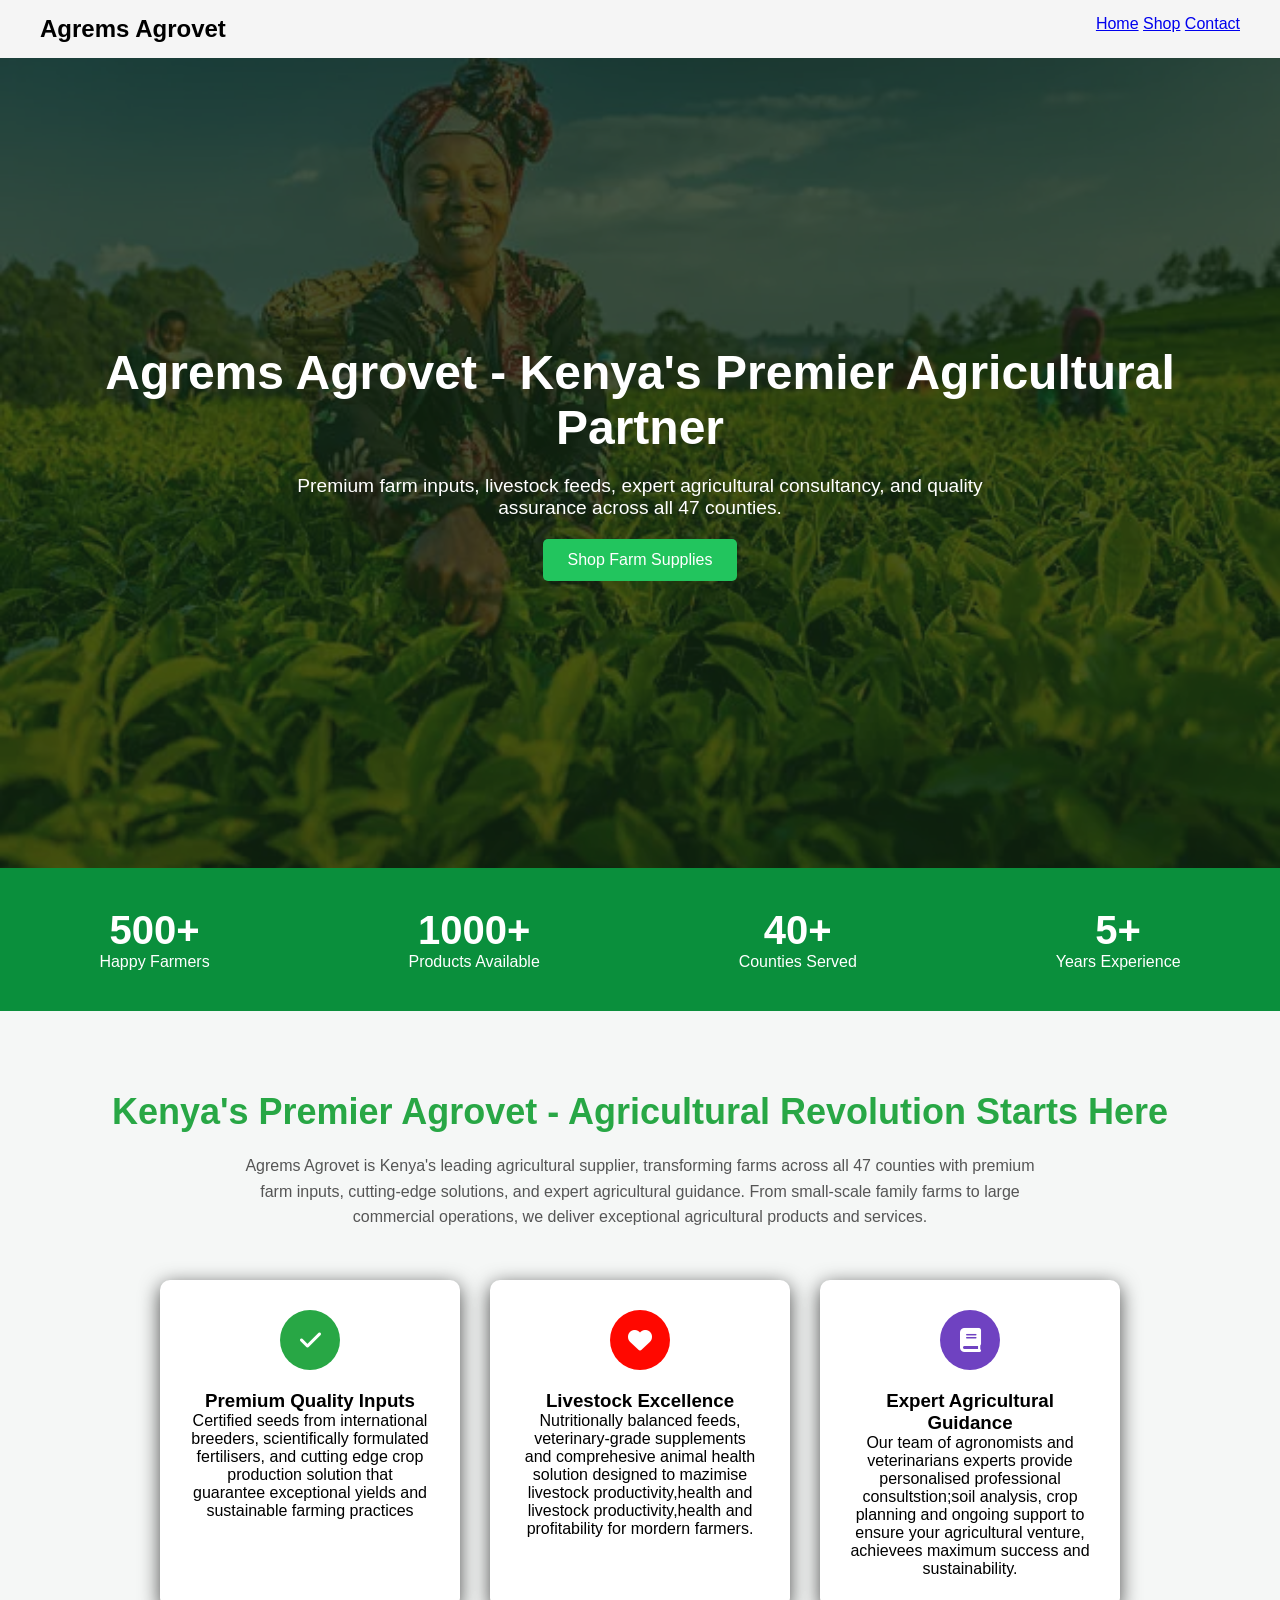
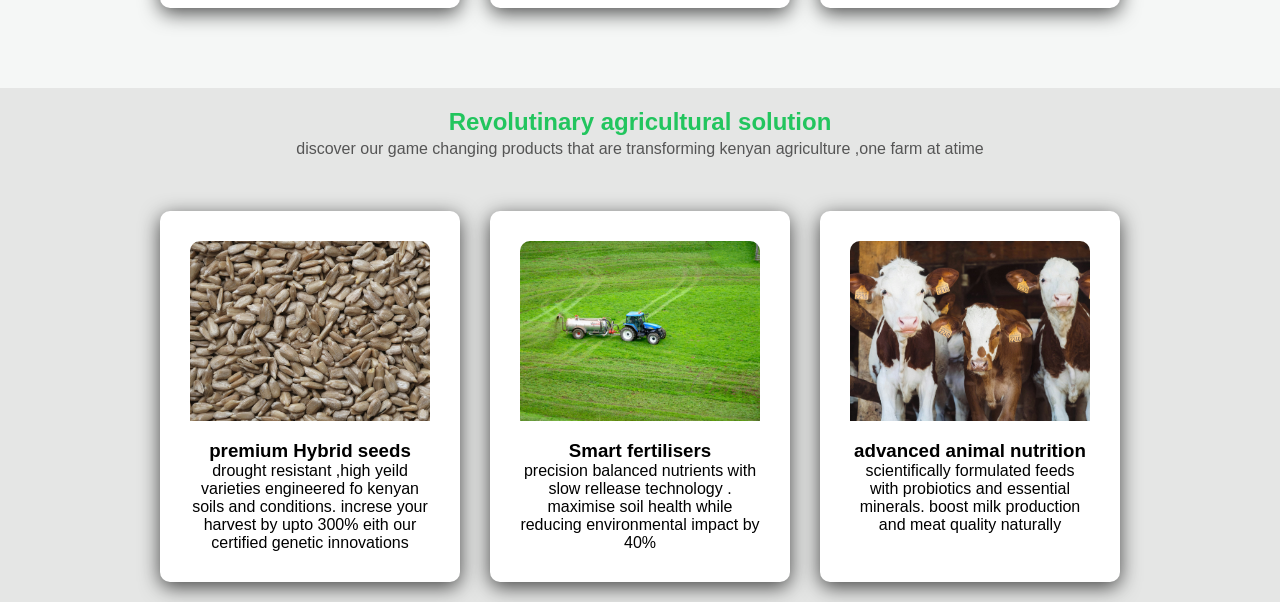
<file: index.html>
<!DOCTYPE html>
<html lang="en">
<head>
  <meta charset="UTF-8">
  <title>Agrems Agrovet</title>
  <link rel="stylesheet" href="style.css">
  <link rel="stylesheet" href="https://cdnjs.cloudflare.com/ajax/libs/font-awesome/6.0.0/css/all.min.css">
</head>
<body>

  
  <nav class="navbar">
    <h2>Agrems Agrovet</h2>
    <ul>
      <a href="index.html">Home</a>
      <a href="shop.html">Shop</a>
      <a href="contact.html">Contact</a>
    </ul>
  </nav>

  
  <section class="hero">
    <div class="overlay">
      <h1>Agrems Agrovet - Kenya's Premier Agricultural Partner</h1>
      <p>
        Premium farm inputs, livestock feeds, expert agricultural consultancy,
        and quality assurance across all 47 counties.
      </p>
      <button>Shop Farm Supplies</button>
    </div>
  </section>

  
  <section class="stats">
    <div>
      <h2>500+</h2>
      <p>Happy Farmers</p>
    </div>
    <div>
      <h2>1000+</h2>
      <p>Products Available</p>
    </div>
    <div>
      <h2>40+</h2>
      <p>Counties Served</p>
    </div>
    <div>
      <h2>5+</h2>
      <p>Years Experience</p>
    </div>
  </section>
  <section class="about">
  <div class="container">
    
    <h1>Kenya's Premier Agrovet - Agricultural Revolution Starts Here</h1>

    <p class="subtitle">
      Agrems Agrovet is Kenya's leading agricultural supplier, transforming farms across all 47 counties
      with premium farm inputs, cutting-edge solutions, and expert agricultural guidance. From small-scale
      family farms to large commercial operations, we deliver exceptional agricultural products and services.
    </p>

    <div class="cards">
      
      <div class="card">
        <div class="icon green"><i class="fas fa-check"></i></div>
        <h3>Premium Quality Inputs</h3>
        <p>Certified seeds from international breeders, scientifically formulated fertilisers, and cutting edge crop production  solution that guarantee exceptional yields and sustainable farming practices</p>
      </div>

      <div class="card">
        <div class="icon blue"><i class="fas fa-heart" ></i></div>
        <h3>Livestock Excellence</h3>
        <p>Nutritionally balanced feeds, veterinary-grade supplements and comprehesive animal health solution designed to mazimise livestock productivity,health and  livestock productivity,health and profitability for mordern farmers.</p>
      </div>

      <div class="card">
        <div class="icon purple"><i class="fas fa-book"></i></div>
        
        <h3>Expert Agricultural Guidance</h3>
        <p>Our team of agronomists and  veterinarians experts provide personalised professional consultstion;soil analysis, crop planning and ongoing support to ensure your agricultural venture, achievees maximum success and sustainability.</p>
      </div>

    </div>

  </div>
</section>
<section class="products">
  <div class="container">
    <h1>Revolutinary agricultural solution</h1>
    <p class="subtitle">
      discover our game changing products that are transforming kenyan agriculture ,one farm at atime
    </p>
    <div
    class="cards">
  <div class="card">
    <img src="images/seeds1.jpg" class="card-img">
    <h3>premium Hybrid seeds</h3>
    <p>drought resistant ,high yeild varieties engineered fo kenyan soils and conditions. increse your harvest by upto 300% eith our certified genetic innovations</p>
  </div>
 <div class="card">
  <img src="images/farm5.jpg" class="card-img">
  <h3>Smart fertilisers </h3>
  <p>precision balanced nutrients with slow rellease technology . maximise soil health while reducing environmental impact by 40%</p>
 </div>
<div class="card">
  <img src="images/animal1.jpg" class="card-img">
  <h3>advanced animal nutrition</h3>
  <p> scientifically formulated feeds with probiotics and  essential minerals. boost milk production and meat quality naturally</p>

</div></div>

  </div>
</section>

<script>
    
  const images = [
    "images/country1.jpg",
    "images/country2.jpg",
    "images/country3.jpg",
   
  ];

  let index = 0;

  function changeBackground() {
    const hero = document.querySelector(".hero");
    hero.style.backgroundImage = `url(${images[index]})`;
    index = (index + 1) % images.length;
  }

  setInterval(changeBackground, 5000); 
  changeBackground(); 
</script>

</script>
</body>
</html>
</file>
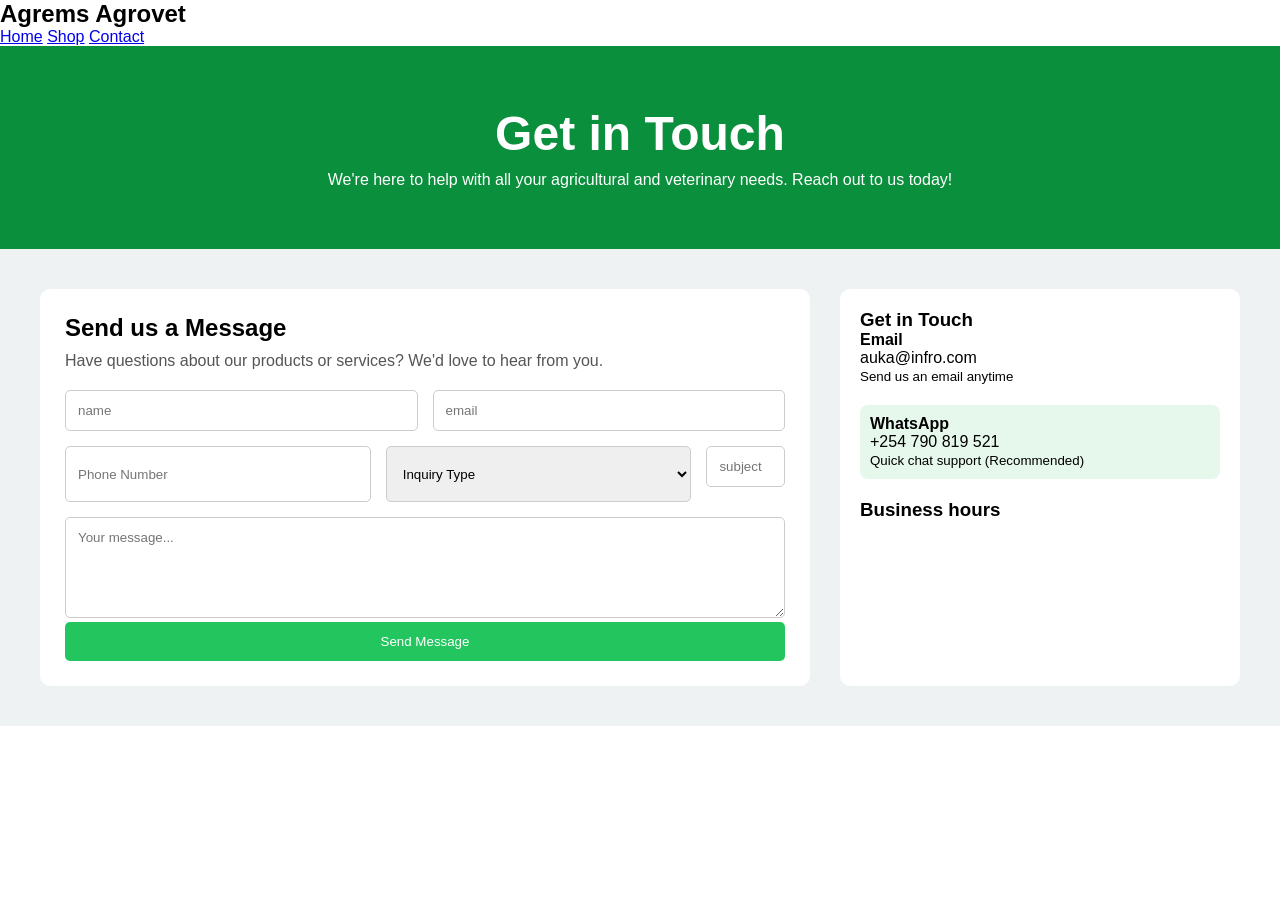
<file: contact.html>
<!DOCTYPE html>
<html lang="en">
<head>
  <meta charset="UTF-8">
  <title>Contact - Agrems Agrovet</title>
  <link rel="stylesheet" href="contact.css">
</head>
<body>
      <nav class="navbar">
    <h2>Agrems Agrovet</h2>
    <ul>
      <a href="index.html">Home</a>
      <a href="shop.html">Shop</a>
      <a href="contact.html">Contact</a>
    </ul>
  </nav>

  <!-- Header -->
  <section class="contact-hero">
    <h1>Get in Touch</h1>
    <p>
      We're here to help with all your agricultural and veterinary needs.
      Reach out to us today!
    </p>
  </section>

  <!-- Contact Section -->
  <section class="contact-container">

    <!-- Form -->
    <div class="form-box">
      <h2>Send us a Message</h2>
      <p>Have questions about our products or services? We'd love to hear from you.</p>

      <form>
        <div class="row">
          <input type="text" placeholder="name" required>
          <input type="email" placeholder="email" required>
        </div>

        <div class="row">
          <input type="text" placeholder="Phone Number">
          <select>
            <option>Inquiry Type</option>
            <option>Products</option>
            <option>Services</option>
            <option>Support</option>
          </select>
         
         
          <div class= "row">
            <input type="text" placeholder="subject" required>
          </div>
        
        </div>

        <textarea placeholder="Your message..." rows="5"></textarea>

        <button type="submit">Send Message</button>
      </form>
    </div>

    <!-- Contact Info -->
    <div class="info-box">
      <h3>Get in Touch</h3>

      <div class="info">
        <h4>Email</h4>
        <p>auka@infro.com</p>
        <small>Send us an email anytime</small>
      </div>

      <div class="info whatsapp">
        <h4>WhatsApp</h4>
        <p>+254 790 819 521</p>
        <small>Quick chat support (Recommended)</small>
      </div>
      <div class="more">
        <h3>Business hours</h3>
      </div>

    </div>

  </section>
  
</body>
</html>
</file>
<file: style.css>
* {
  margin: 0;
  padding: 0;
  box-sizing: border-box;
  font-family: Arial, sans-serif;
}

/* Navbar */
.navbar {
  display: flex;
  justify-content: space-between;
  padding: 15px 40px;
  background: #f5f5f5;
}

/* Hero Section */
.hero {
  height: 90vh;
  background: url("images/bg1.jpg") no-repeat center/cover;
  position: relative;
}

/* Dark/green overlay */
.overlay {
  background: rgba(17, 39, 17, 0.774); /* green overlay */
  height: 100%;
  display: flex;
  flex-direction: column;
  justify-content: center;
  align-items: center;
  text-align: center;
  color: white;
  padding: 20px;
}

/* Text */
.overlay h1 {
  font-size: 3rem;
  margin-bottom: 20px;
}

.overlay p {
  max-width: 700px;
  margin-bottom: 20px;
  font-size: 1.2rem;
}

/* Button */
button {
  padding: 12px 25px;
  background: #22c55e;
  border: none;
  color: white;
  font-size: 16px;
  border-radius: 5px;
  cursor: pointer;
}

button:hover {
  background: #16a34a;
}

/* Stats Section */
.stats {
  display: flex;
  justify-content: space-around;
  background: #0a8f3c;
  color: white;
  padding: 40px 0;
  text-align: center;
}

.stats h2 {
  font-size: 2.5rem;
}
.about {
  padding: 80px 20px;
  background: #f5f7f6;
  text-align: center;
}

.about h1 {
  color: #28a745;
  font-size: 36px;
  margin-bottom: 20px;
}

.subtitle {
  max-width: 800px;
  margin: auto;
  color: #555;
  line-height: 1.6;
  margin-bottom: 50px;
}

.cards {
  display: flex;
  justify-content: center;
  gap: 30px;
  flex-wrap: wrap;
}

.card {
  background: white;
  padding: 30px;
  border-radius: 10px;
  width: 300px;
  box-shadow: 0 5px 20px rgba(0,0,0,0.7);
  transition: 0.3s;
}

.card:hover {
  transform: translateY(-10px);
}

.icon {
  width: 60px;
  height: 60px;
  margin: auto;
  border-radius: 50%;
  display: flex;
  align-items: center;
  justify-content: center;
  color: white;
  font-size: 24px;
  margin-bottom: 20px;
}

.green { background: #28a745; }
.blue{ background: #ff0800; }
.purple { background: #6f42c1; }
.products{
  padding: 20px 80px;
  background: #e5e6e5;
  text-align: center;
}
.products h1{
  color
  : #22c55e;
}
.card-img{
  width: 100%;
  height: 180px;
  object-fit: cover;
  border-radius: 10px 10px 0 0;
  margin-bottom: 15px;
}
</file>
<file: contact.css>
* {
  margin: 0;
  padding: 0;
  box-sizing: border-box;
  font-family: Arial, sans-serif;
}

/* Top Section */
.contact-hero {
  background: #0a8f3c;
  color: white;
  text-align: center;
  padding: 60px 20px;
}

.contact-hero h1 {
  font-size: 3rem;
  margin-bottom: 10px;
}

/* Main Layout */
.contact-container {
  display: flex;
  gap: 30px;
  padding: 40px;
  background: #eef2f3;
}

/* Form Box */
.form-box {
  flex: 2;
  background: white;
  padding: 25px;
  border-radius: 10px;
}

.form-box h2 {
  margin-bottom: 10px;
}

.form-box p {
  margin-bottom: 20px;
  color: #555;
}

/* Inputs */
.row {
  display: flex;
  gap: 15px;
  margin-bottom: 15px;
}

input, select, textarea {
  width: 100%;
  padding: 12px;
  border: 1px solid #ccc;
  border-radius: 5px;
}

/* Button */
button {
  background: #22c55e;
  color: white;
  border: none;
  padding: 12px;
  width: 100%;
  border-radius: 5px;
  cursor: pointer;
}

button:hover {
  background: #16a34a;
}

/* Info Box */
.info-box {
  flex: 1;
  background: white;
  padding: 20px;
  border-radius: 10px;
}

.info {
  margin-bottom: 20px;
}

.whatsapp {
  background: #e6f7ec;
  padding: 10px;
  border-radius: 8px;
}
</file>
